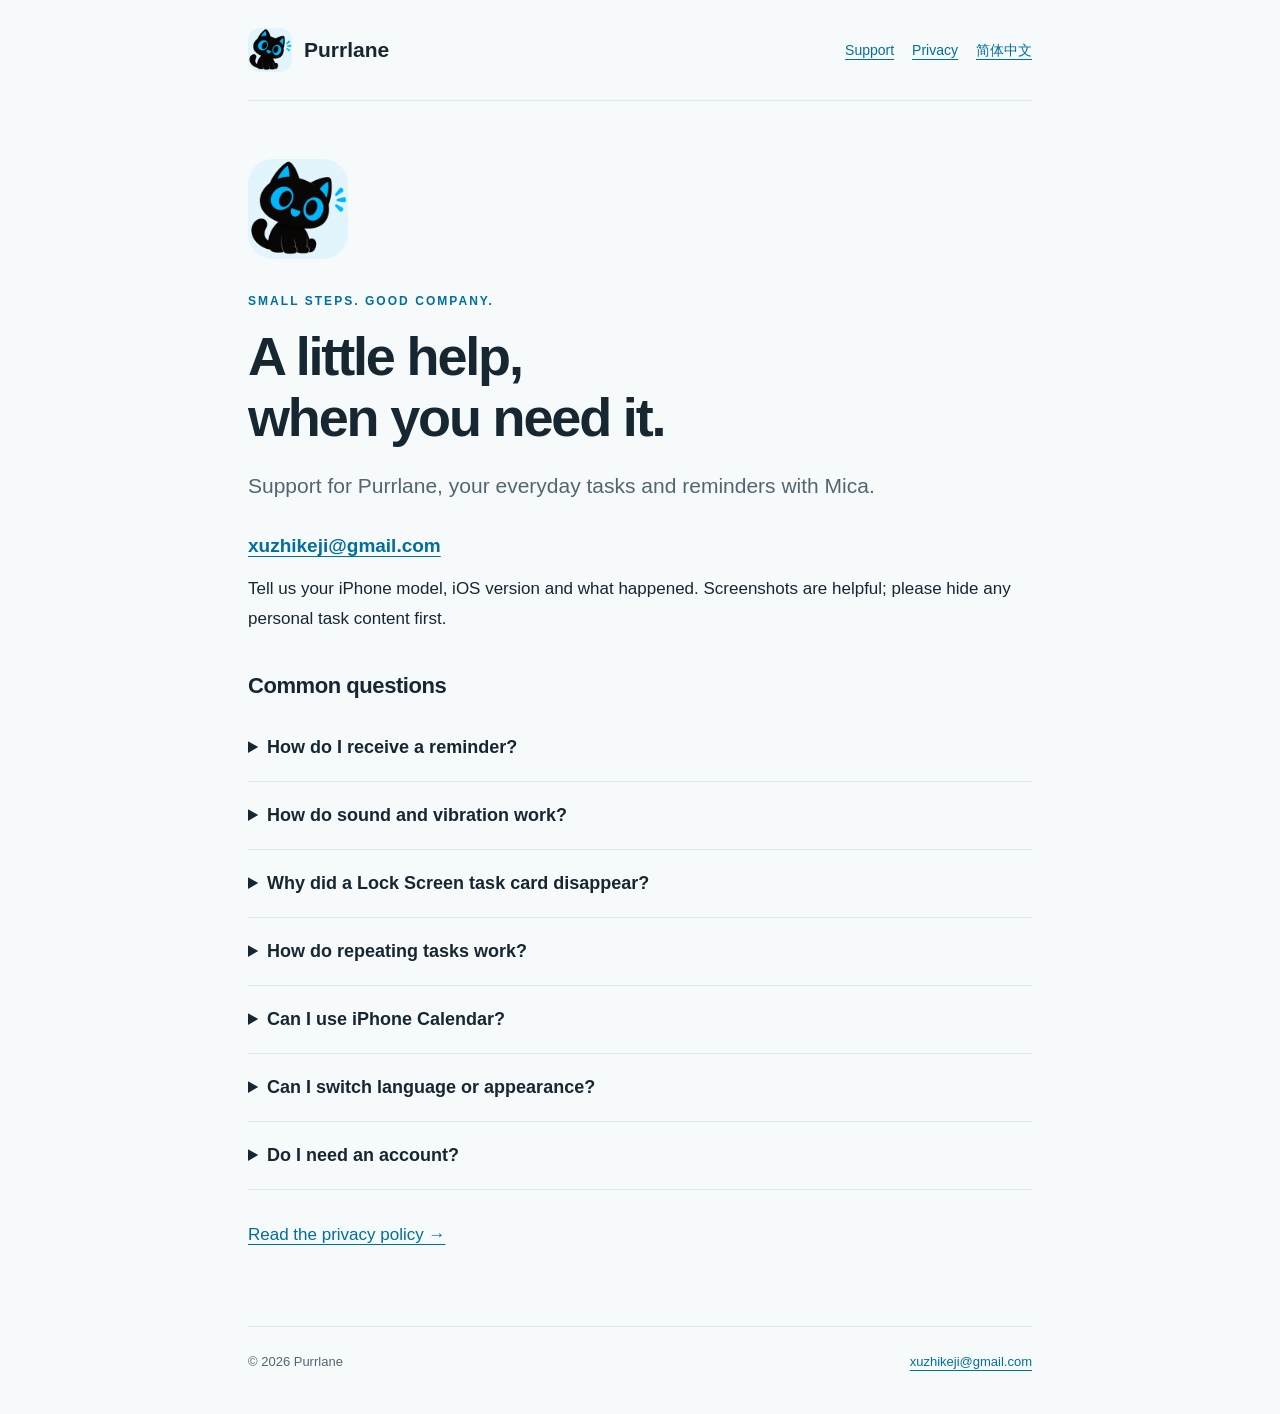
<file: index.html>
<!doctype html><html lang="en"><head><meta charset="utf-8"><meta name="viewport" content="width=device-width,initial-scale=1"><meta name="description" content="Purrlane support, contact information and frequently asked questions."><meta name="theme-color" content="#f7fafb"><title>Support · Purrlane</title><link rel="icon" href="assets/mica.png"><link rel="stylesheet" href="styles.css"></head><body><a class="skip" href="#main">Skip to content</a><div class="wrap"><header><a class="brand" href="index.html"><img src="assets/mica.png" alt="" width="44" height="44">Purrlane</a><nav aria-label="Main navigation"><a href="index.html">Support</a><a href="privacy.html">Privacy</a><a href="zh/index.html" lang="zh-Hans">简体中文</a></nav></header><main id="main"><img class="hero-cat" src="assets/mica.png" alt="Mica, a black cat with blue eyes"><div class="eyebrow">Small steps. Good company.</div><h1>A little help,<br>when you need it.</h1><p class="lead">Support for Purrlane, your everyday tasks and reminders with Mica.</p><a class="contact" href="mailto:xuzhikeji@gmail.com">xuzhikeji@gmail.com</a><p>Tell us your iPhone model, iOS version and what happened. Screenshots are helpful; please hide any personal task content first.</p><h2>Common questions</h2><details><summary>How do I receive a reminder?</summary><p>Set a future time in “Remind me” and allow Purrlane notifications in iPhone Settings. Adding a task to Today alone does not schedule an alert. If you use Work or Personal Focus, allow Purrlane in that Focus mode.</p></details><details><summary>How do sound and vibration work?</summary><p>Custom tones, including Mica’s meow, play ten times per alert. Preview plays one sample; the system tone follows iPhone settings. Enable notification sounds and choose the haptics behavior you want under iPhone Settings → Sounds &amp; Haptics. Silent mode, Focus and other system settings can affect alerts. Purrlane cannot force repeated vibration.</p></details><details><summary>Why did a Lock Screen task card disappear?</summary><p>Each unfinished task for today can have its own Live Activity. iOS limits activity duration and the number shown; these are not permanent widgets. Open Purrlane again to refresh eligible tasks. Timed notifications are scheduled separately.</p></details><details><summary>How do repeating tasks work?</summary><p>Choose daily, weekdays or weekends. Weekdays means Monday through Friday and does not exclude local public holidays. Completing today’s occurrence does not stop future reminders; you do not have to mark every occurrence complete for the plan to continue.</p></details><details><summary>Can I use iPhone Calendar?</summary><p>Turn on “Show in iPhone Calendar” for a repeating task and allow Calendar access. Calendar events follow the account’s own sync settings. If permission is denied, your local plan remains available.</p></details><details><summary>Can I switch language or appearance?</summary><p>Open Purrlane Settings to choose English or Simplified Chinese, and Light, Dark or Follow system. Your own task titles are never automatically translated.</p></details><details><summary>Do I need an account?</summary><p>No. Task data is stored on your device. For details about Calendar, backups, notifications and support email, read our privacy policy.</p></details><p style="margin-top:30px"><a href="privacy.html">Read the privacy policy →</a></p></main><footer><span>© 2026 Purrlane</span><a href="mailto:xuzhikeji@gmail.com">xuzhikeji@gmail.com</a></footer></div></body></html>
</file>
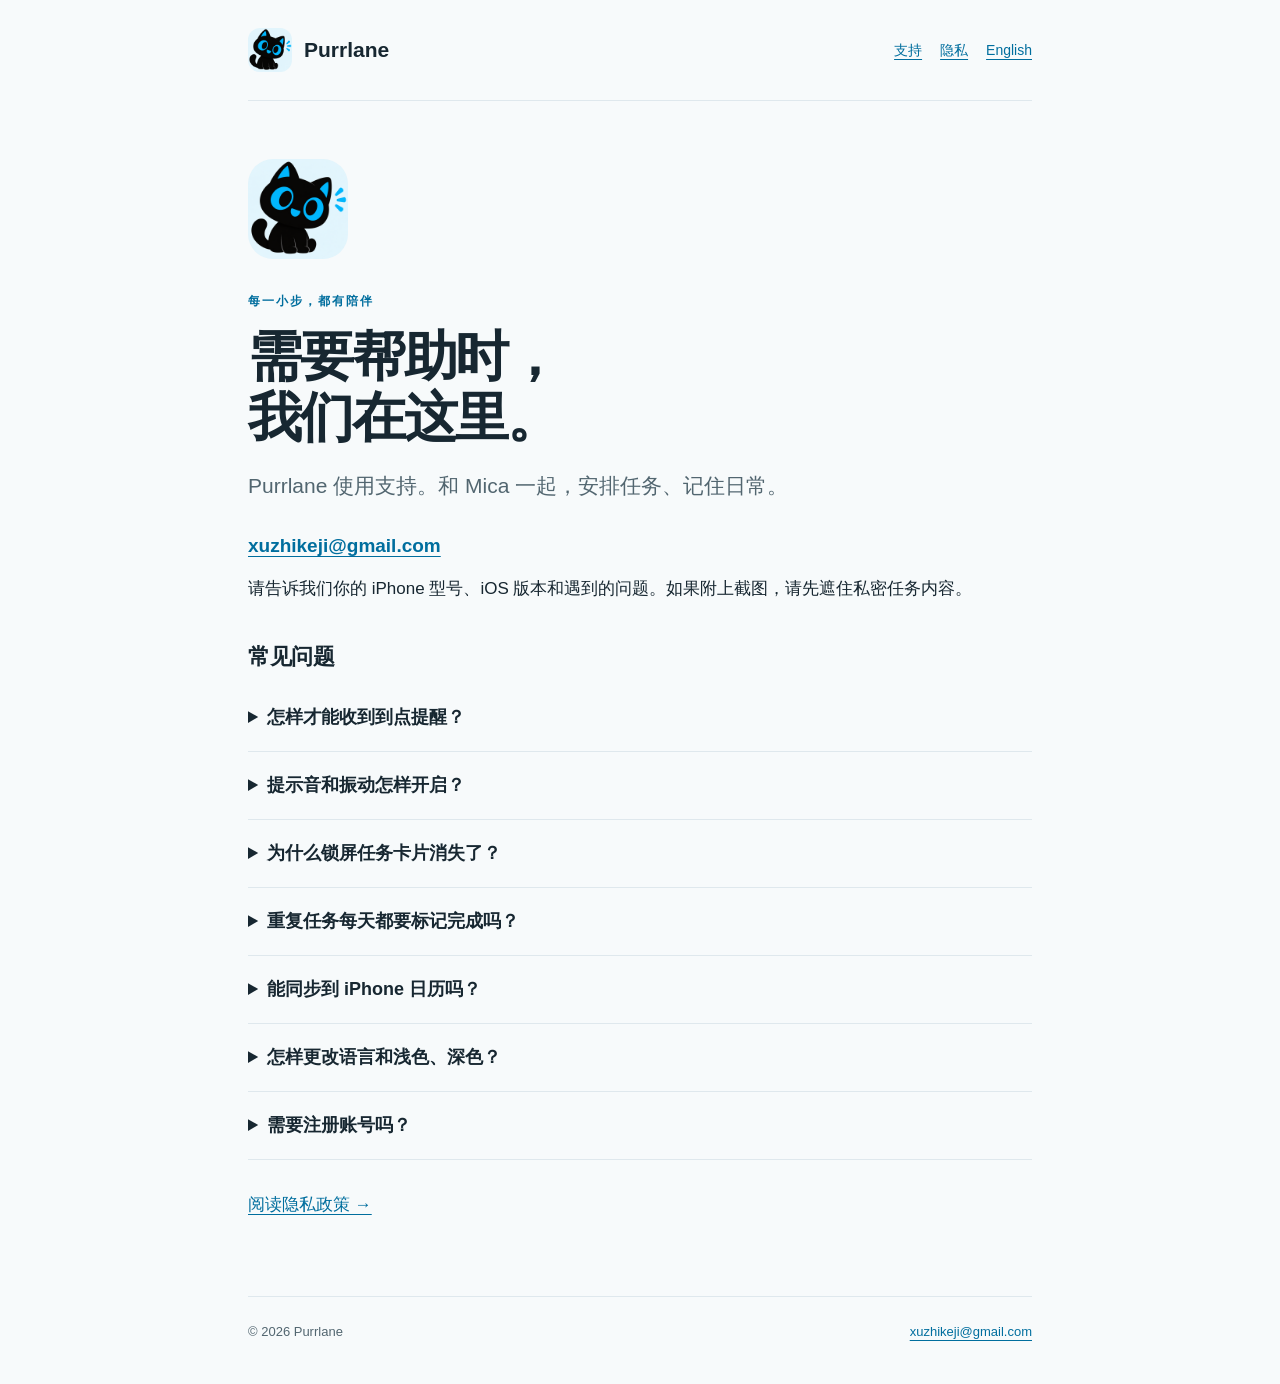
<file: zh/index.html>
<!doctype html><html lang="zh-Hans"><head><meta charset="utf-8"><meta name="viewport" content="width=device-width,initial-scale=1"><meta name="description" content="Purrlane 使用支持、联系邮箱与常见问题。"><meta name="theme-color" content="#f7fafb"><title>使用支持 · Purrlane</title><link rel="icon" href="../assets/mica.png"><link rel="stylesheet" href="../styles.css"></head><body><a class="skip" href="#main">跳到正文</a><div class="wrap"><header><a class="brand" href="index.html"><img src="../assets/mica.png" alt="" width="44" height="44">Purrlane</a><nav aria-label="主导航"><a href="index.html">支持</a><a href="privacy.html">隐私</a><a href="../index.html" lang="en">English</a></nav></header><main id="main"><img class="hero-cat" src="../assets/mica.png" alt="蓝眼黑猫 Mica"><div class="eyebrow">每一小步，都有陪伴</div><h1>需要帮助时，<br>我们在这里。</h1><p class="lead">Purrlane 使用支持。和 Mica 一起，安排任务、记住日常。</p><a class="contact" href="mailto:xuzhikeji@gmail.com">xuzhikeji@gmail.com</a><p>请告诉我们你的 iPhone 型号、iOS 版本和遇到的问题。如果附上截图，请先遮住私密任务内容。</p><h2>常见问题</h2><details><summary>怎样才能收到到点提醒？</summary><p>在「提醒我」中设定未来时间，并在 iPhone 设置中允许 Purrlane 通知。仅把任务安排为「今天」不会自动发出提醒。如果使用工作或个人专注模式，请在对应模式中允许 Purrlane。</p></details><details><summary>提示音和振动怎样开启？</summary><p>Mica 猫叫等自选提示音每次提醒播放十遍；试听播放一遍，系统提示音遵循 iPhone 设置。请开启通知声音，并在 iPhone「设置 → 声音与触感」中选择需要的触感行为。静音、专注模式等系统设置可能影响提醒；App 不能强制循环振动。</p></details><details><summary>为什么锁屏任务卡片消失了？</summary><p>今天未完成的任务可以各自拥有一条实时活动。iOS 对活动时长和同时显示的数量有自己的限制，因此它不是永久锁屏小组件。重新打开 Purrlane 可以刷新符合条件的任务；到点通知与卡片分别安排。</p></details><details><summary>重复任务每天都要标记完成吗？</summary><p>不需要。计划会继续按照每天、工作日或周末的规则提醒；完成今天这一次不会停止后续重复。「工作日」表示周一至周五，不自动排除各地法定节假日。</p></details><details><summary>能同步到 iPhone 日历吗？</summary><p>为重复任务开启「显示在 iPhone 日历」，并允许日历访问。事件按你现有日历账号的设置同步；即使拒绝权限，本地计划仍然保留。</p></details><details><summary>怎样更改语言和浅色、深色？</summary><p>在 Purrlane 设置中选择 English、简体中文或跟随系统语言；外观可选浅色、深色或跟随系统。你自己输入的任务标题不会被自动翻译。</p></details><details><summary>需要注册账号吗？</summary><p>不需要。任务数据保存在你的设备上。关于日历、备份、通知与支持邮件的信息，请阅读隐私政策。</p></details><p style="margin-top:30px"><a href="privacy.html">阅读隐私政策 →</a></p></main><footer><span>© 2026 Purrlane</span><a href="mailto:xuzhikeji@gmail.com">xuzhikeji@gmail.com</a></footer></div></body></html>
</file>
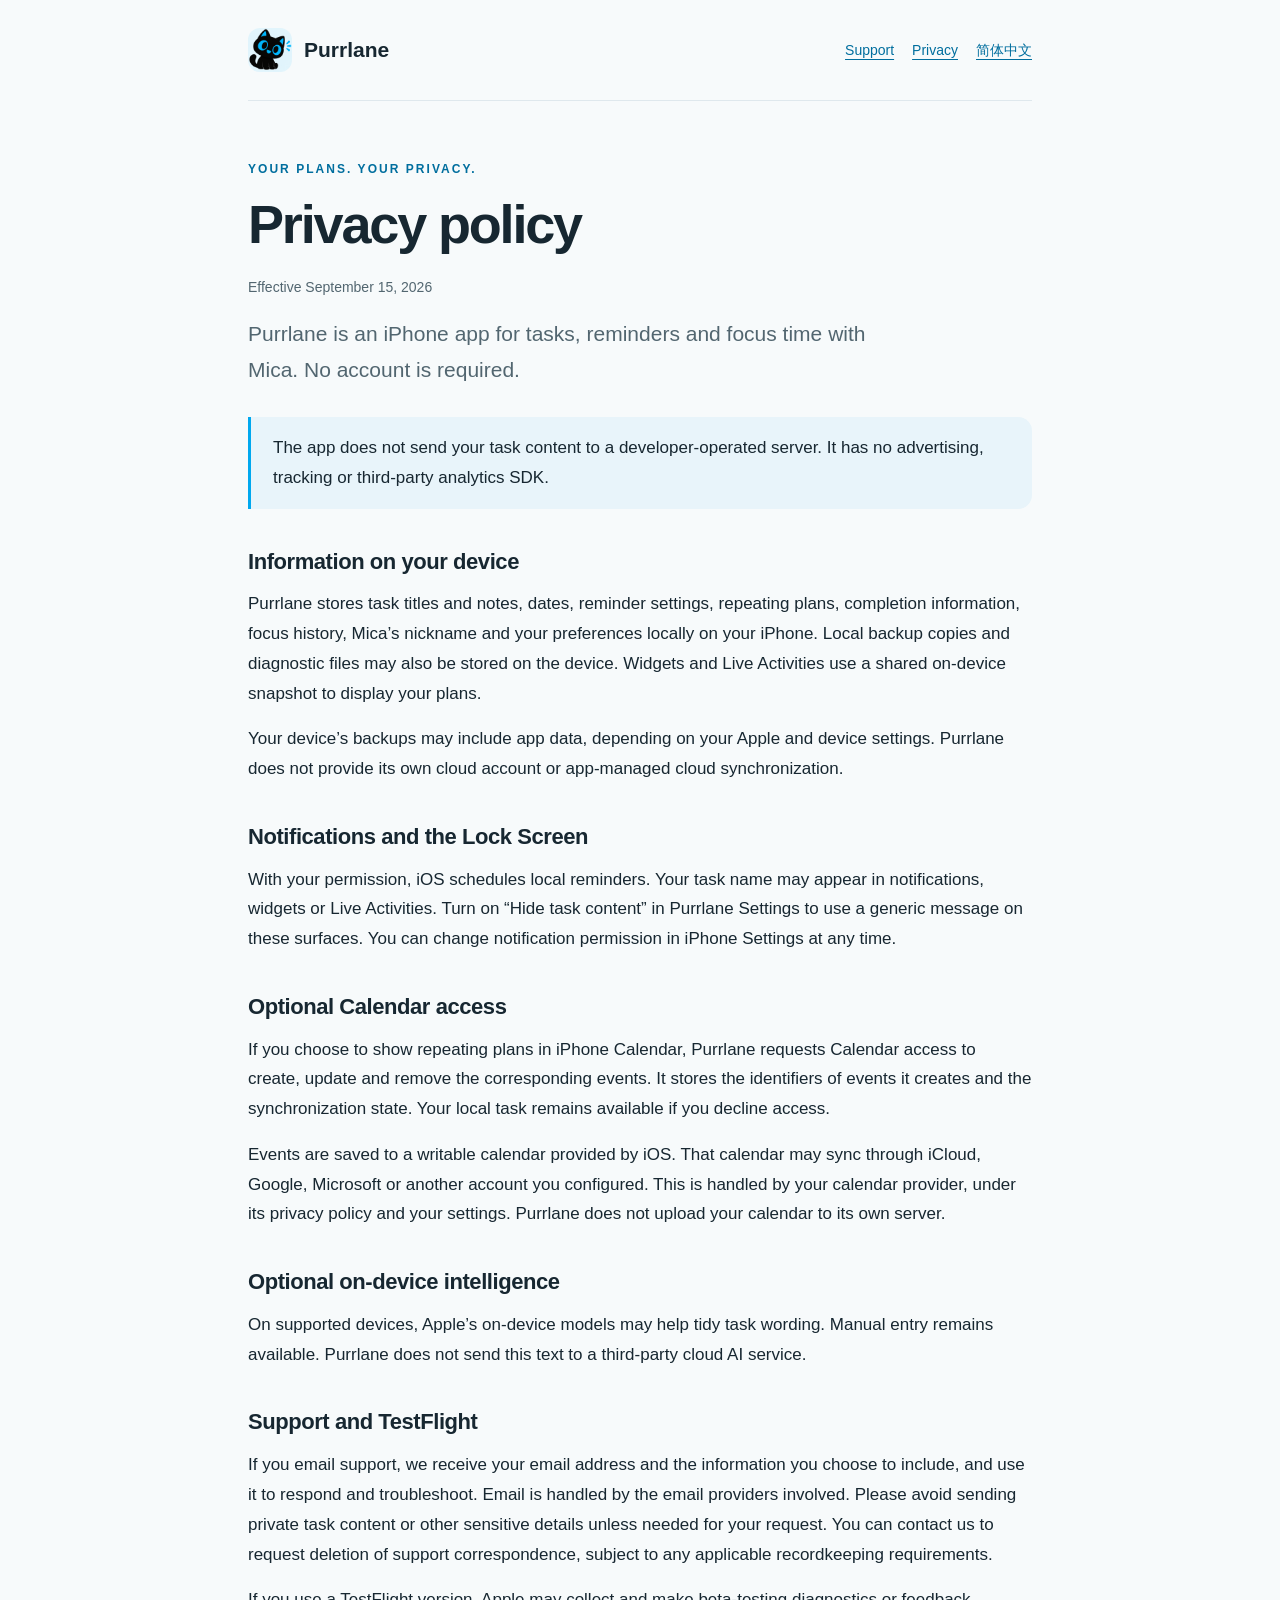
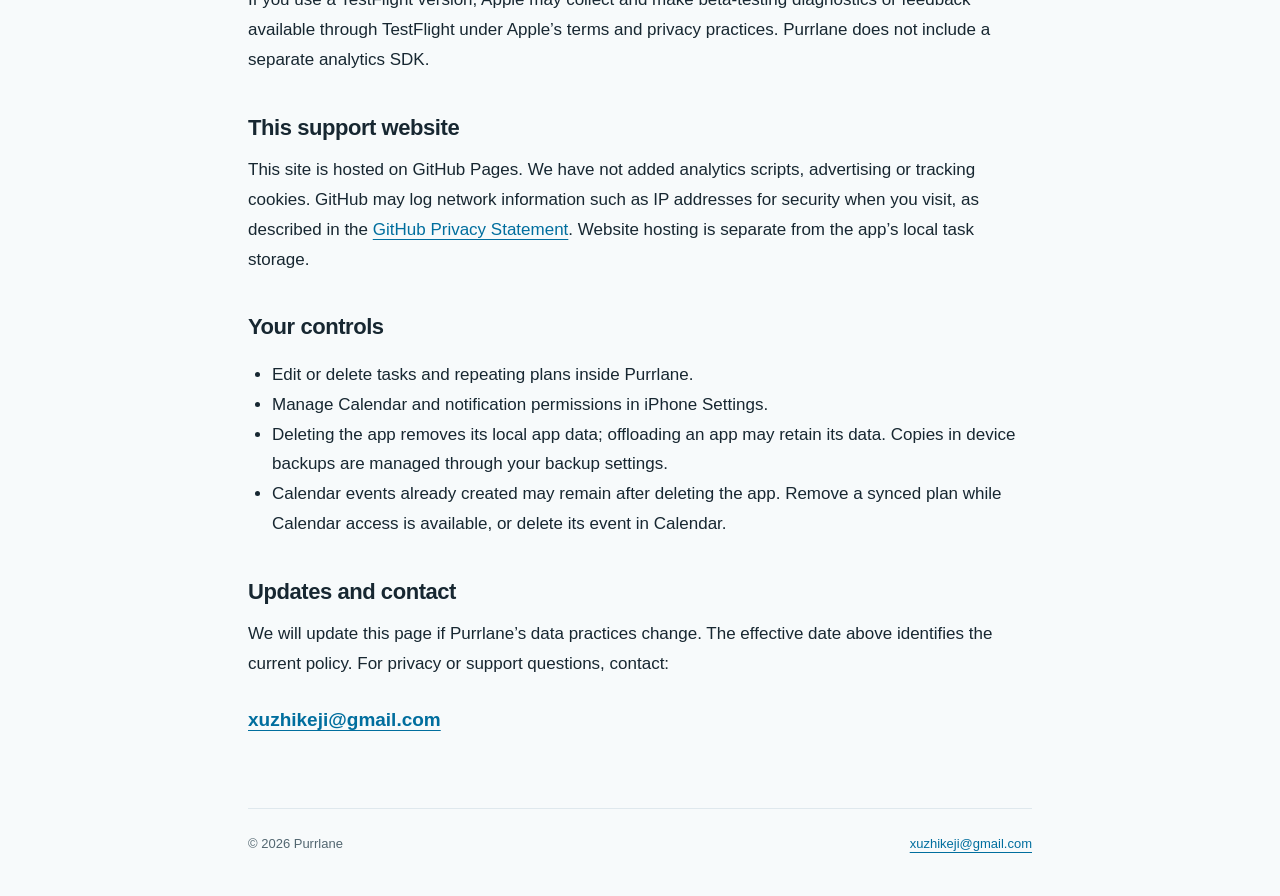
<file: privacy.html>
<!doctype html><html lang="en"><head><meta charset="utf-8"><meta name="viewport" content="width=device-width,initial-scale=1"><meta name="description" content="How Purrlane handles local tasks, Calendar access, notifications and support information."><meta name="theme-color" content="#f7fafb"><title>Privacy policy · Purrlane</title><link rel="icon" href="assets/mica.png"><link rel="stylesheet" href="styles.css"></head><body><a class="skip" href="#main">Skip to content</a><div class="wrap"><header><a class="brand" href="index.html"><img src="assets/mica.png" alt="" width="44" height="44">Purrlane</a><nav aria-label="Main navigation"><a href="index.html">Support</a><a href="privacy.html">Privacy</a><a href="zh/privacy.html" lang="zh-Hans">简体中文</a></nav></header><main id="main"><div class="eyebrow">Your plans. Your privacy.</div><h1>Privacy policy</h1><p class="date">Effective September 15, 2026</p><p class="lead">Purrlane is an iPhone app for tasks, reminders and focus time with Mica. No account is required.</p><div class="note">The app does not send your task content to a developer-operated server. It has no advertising, tracking or third-party analytics SDK.</div>
<h2>Information on your device</h2><p>Purrlane stores task titles and notes, dates, reminder settings, repeating plans, completion information, focus history, Mica’s nickname and your preferences locally on your iPhone. Local backup copies and diagnostic files may also be stored on the device. Widgets and Live Activities use a shared on-device snapshot to display your plans.</p><p>Your device’s backups may include app data, depending on your Apple and device settings. Purrlane does not provide its own cloud account or app-managed cloud synchronization.</p>
<h2>Notifications and the Lock Screen</h2><p>With your permission, iOS schedules local reminders. Your task name may appear in notifications, widgets or Live Activities. Turn on “Hide task content” in Purrlane Settings to use a generic message on these surfaces. You can change notification permission in iPhone Settings at any time.</p>
<h2>Optional Calendar access</h2><p>If you choose to show repeating plans in iPhone Calendar, Purrlane requests Calendar access to create, update and remove the corresponding events. It stores the identifiers of events it creates and the synchronization state. Your local task remains available if you decline access.</p><p>Events are saved to a writable calendar provided by iOS. That calendar may sync through iCloud, Google, Microsoft or another account you configured. This is handled by your calendar provider, under its privacy policy and your settings. Purrlane does not upload your calendar to its own server.</p>
<h2>Optional on-device intelligence</h2><p>On supported devices, Apple’s on-device models may help tidy task wording. Manual entry remains available. Purrlane does not send this text to a third-party cloud AI service.</p>
<h2>Support and TestFlight</h2><p>If you email support, we receive your email address and the information you choose to include, and use it to respond and troubleshoot. Email is handled by the email providers involved. Please avoid sending private task content or other sensitive details unless needed for your request. You can contact us to request deletion of support correspondence, subject to any applicable recordkeeping requirements.</p><p>If you use a TestFlight version, Apple may collect and make beta-testing diagnostics or feedback available through TestFlight under Apple’s terms and privacy practices. Purrlane does not include a separate analytics SDK.</p>
<h2>This support website</h2><p>This site is hosted on GitHub Pages. We have not added analytics scripts, advertising or tracking cookies. GitHub may log network information such as IP addresses for security when you visit, as described in the <a href="https://docs.github.com/en/site-policy/privacy-policies/github-general-privacy-statement">GitHub Privacy Statement</a>. Website hosting is separate from the app’s local task storage.</p>
<h2>Your controls</h2><ul><li>Edit or delete tasks and repeating plans inside Purrlane.</li><li>Manage Calendar and notification permissions in iPhone Settings.</li><li>Deleting the app removes its local app data; offloading an app may retain its data. Copies in device backups are managed through your backup settings.</li><li>Calendar events already created may remain after deleting the app. Remove a synced plan while Calendar access is available, or delete its event in Calendar.</li></ul>
<h2>Updates and contact</h2><p>We will update this page if Purrlane’s data practices change. The effective date above identifies the current policy. For privacy or support questions, contact:</p><a class="contact" href="mailto:xuzhikeji@gmail.com">xuzhikeji@gmail.com</a></main><footer><span>© 2026 Purrlane</span><a href="mailto:xuzhikeji@gmail.com">xuzhikeji@gmail.com</a></footer></div></body></html>
</file>
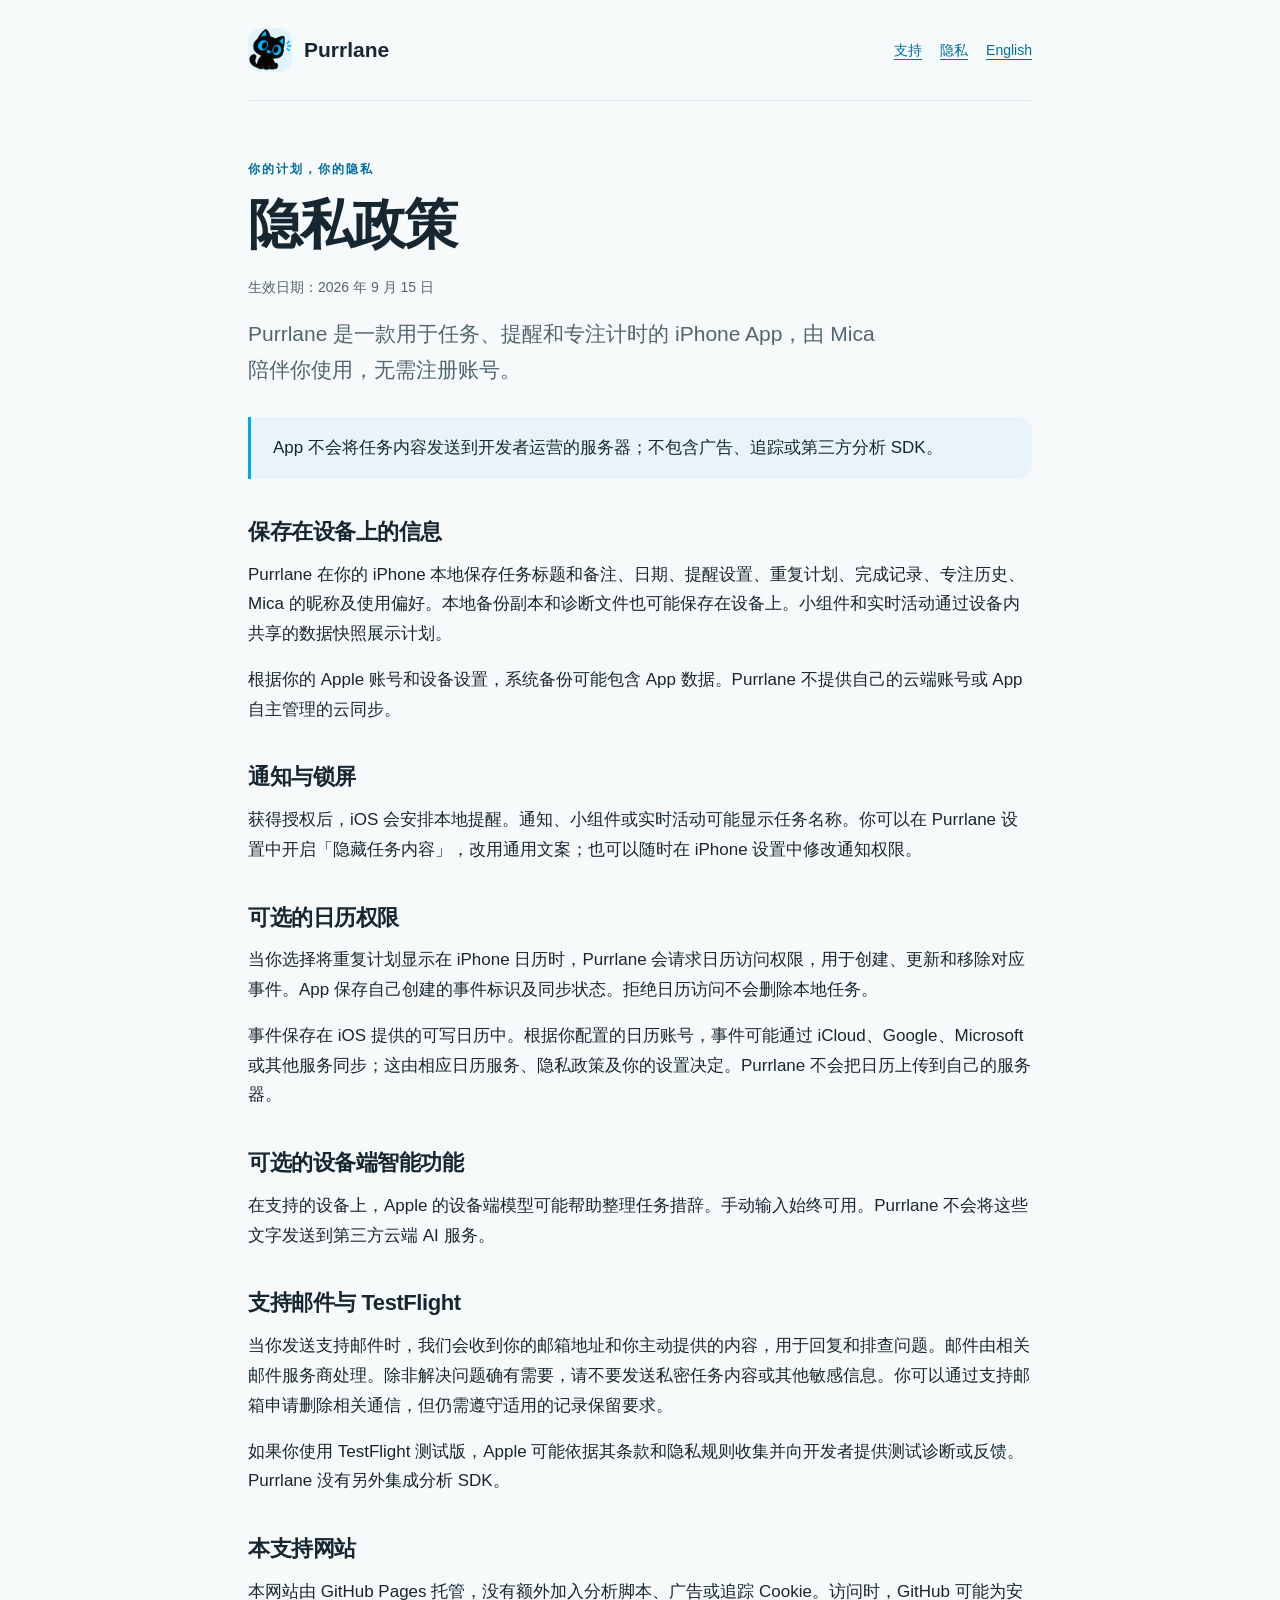
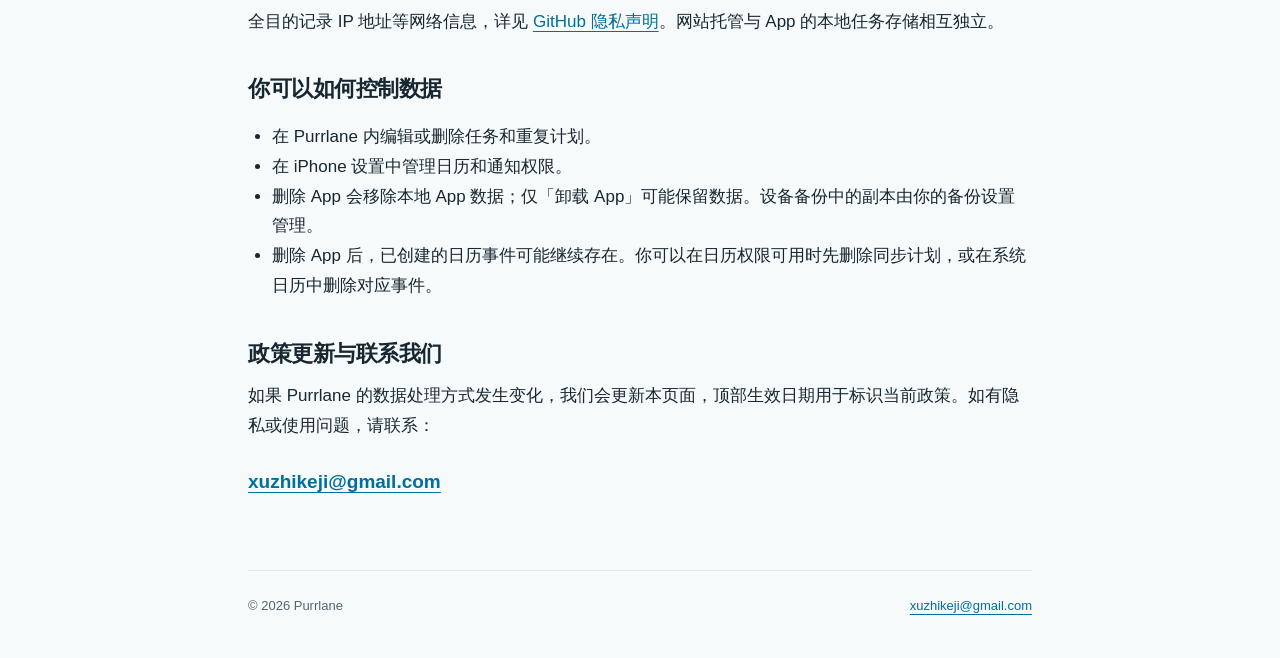
<file: zh/privacy.html>
<!doctype html><html lang="zh-Hans"><head><meta charset="utf-8"><meta name="viewport" content="width=device-width,initial-scale=1"><meta name="description" content="Purrlane 如何处理本地任务、日历权限、通知及支持信息。"><meta name="theme-color" content="#f7fafb"><title>隐私政策 · Purrlane</title><link rel="icon" href="../assets/mica.png"><link rel="stylesheet" href="../styles.css"></head><body><a class="skip" href="#main">跳到正文</a><div class="wrap"><header><a class="brand" href="index.html"><img src="../assets/mica.png" alt="" width="44" height="44">Purrlane</a><nav aria-label="主导航"><a href="index.html">支持</a><a href="privacy.html">隐私</a><a href="../privacy.html" lang="en">English</a></nav></header><main id="main"><div class="eyebrow">你的计划，你的隐私</div><h1>隐私政策</h1><p class="date">生效日期：2026 年 9 月 15 日</p><p class="lead">Purrlane 是一款用于任务、提醒和专注计时的 iPhone App，由 Mica 陪伴你使用，无需注册账号。</p><div class="note">App 不会将任务内容发送到开发者运营的服务器；不包含广告、追踪或第三方分析 SDK。</div>
<h2>保存在设备上的信息</h2><p>Purrlane 在你的 iPhone 本地保存任务标题和备注、日期、提醒设置、重复计划、完成记录、专注历史、Mica 的昵称及使用偏好。本地备份副本和诊断文件也可能保存在设备上。小组件和实时活动通过设备内共享的数据快照展示计划。</p><p>根据你的 Apple 账号和设备设置，系统备份可能包含 App 数据。Purrlane 不提供自己的云端账号或 App 自主管理的云同步。</p>
<h2>通知与锁屏</h2><p>获得授权后，iOS 会安排本地提醒。通知、小组件或实时活动可能显示任务名称。你可以在 Purrlane 设置中开启「隐藏任务内容」，改用通用文案；也可以随时在 iPhone 设置中修改通知权限。</p>
<h2>可选的日历权限</h2><p>当你选择将重复计划显示在 iPhone 日历时，Purrlane 会请求日历访问权限，用于创建、更新和移除对应事件。App 保存自己创建的事件标识及同步状态。拒绝日历访问不会删除本地任务。</p><p>事件保存在 iOS 提供的可写日历中。根据你配置的日历账号，事件可能通过 iCloud、Google、Microsoft 或其他服务同步；这由相应日历服务、隐私政策及你的设置决定。Purrlane 不会把日历上传到自己的服务器。</p>
<h2>可选的设备端智能功能</h2><p>在支持的设备上，Apple 的设备端模型可能帮助整理任务措辞。手动输入始终可用。Purrlane 不会将这些文字发送到第三方云端 AI 服务。</p>
<h2>支持邮件与 TestFlight</h2><p>当你发送支持邮件时，我们会收到你的邮箱地址和你主动提供的内容，用于回复和排查问题。邮件由相关邮件服务商处理。除非解决问题确有需要，请不要发送私密任务内容或其他敏感信息。你可以通过支持邮箱申请删除相关通信，但仍需遵守适用的记录保留要求。</p><p>如果你使用 TestFlight 测试版，Apple 可能依据其条款和隐私规则收集并向开发者提供测试诊断或反馈。Purrlane 没有另外集成分析 SDK。</p>
<h2>本支持网站</h2><p>本网站由 GitHub Pages 托管，没有额外加入分析脚本、广告或追踪 Cookie。访问时，GitHub 可能为安全目的记录 IP 地址等网络信息，详见 <a href="https://docs.github.com/en/site-policy/privacy-policies/github-general-privacy-statement">GitHub 隐私声明</a>。网站托管与 App 的本地任务存储相互独立。</p>
<h2>你可以如何控制数据</h2><ul><li>在 Purrlane 内编辑或删除任务和重复计划。</li><li>在 iPhone 设置中管理日历和通知权限。</li><li>删除 App 会移除本地 App 数据；仅「卸载 App」可能保留数据。设备备份中的副本由你的备份设置管理。</li><li>删除 App 后，已创建的日历事件可能继续存在。你可以在日历权限可用时先删除同步计划，或在系统日历中删除对应事件。</li></ul>
<h2>政策更新与联系我们</h2><p>如果 Purrlane 的数据处理方式发生变化，我们会更新本页面，顶部生效日期用于标识当前政策。如有隐私或使用问题，请联系：</p><a class="contact" href="mailto:xuzhikeji@gmail.com">xuzhikeji@gmail.com</a></main><footer><span>© 2026 Purrlane</span><a href="mailto:xuzhikeji@gmail.com">xuzhikeji@gmail.com</a></footer></div></body></html>
</file>
<file: styles.css>
*{box-sizing:border-box}html{color-scheme:light dark}body{margin:0;background:#f7fafb;color:#172731;font:17px/1.75 -apple-system,BlinkMacSystemFont,"Segoe UI",sans-serif}a{color:#006e9e;text-underline-offset:4px}a:hover{text-decoration-thickness:2px}.wrap{max-width:840px;margin:auto;padding:0 28px}header{display:flex;align-items:center;justify-content:space-between;gap:18px;padding:28px 0;border-bottom:1px solid #dfe8ed}.brand{display:flex;align-items:center;gap:12px;color:inherit;text-decoration:none;font-size:21px;font-weight:700}.brand img{width:44px;height:44px;border-radius:12px}nav{display:flex;gap:18px;font-size:14px}main{padding:58px 0 60px}.eyebrow{font-size:12px;text-transform:uppercase;letter-spacing:.17em;color:#006e9e;font-weight:650}h1{font-size:clamp(34px,7vw,54px);line-height:1.13;letter-spacing:-.04em;margin:14px 0 20px}h2{font-size:22px;line-height:1.4;margin:38px 0 12px;letter-spacing:-.02em}p{margin:0 0 16px}ul{padding-left:24px}.lead{font-size:21px;color:#526670;max-width:650px}.date{font-size:14px;color:#526670}.note{border-left:3px solid #00a8ef;padding:16px 22px;background:#e8f4fa;border-radius:0 14px 14px 0;margin:28px 0}.contact{display:inline-block;font-size:19px;font-weight:600;margin:8px 0 12px;overflow-wrap:anywhere}footer{padding:24px 0 40px;border-top:1px solid #dfe8ed;display:flex;justify-content:space-between;gap:14px;flex-wrap:wrap;font-size:13px;color:#526670}.hero-cat{width:100px;height:100px;border-radius:25px;margin-bottom:22px}details{border-bottom:1px solid #dfe8ed;padding:20px 0}summary{cursor:pointer;font-size:18px;font-weight:600;line-height:1.5}details p{margin:16px 0 0;color:#526670}.skip{position:absolute;left:-10000px}.skip:focus{left:20px;top:10px;padding:8px;background:white}@media(prefers-color-scheme:dark){body{background:#10191f;color:#e6f0f6}a,.eyebrow{color:#63ccff}.lead,.date,footer,details p{color:#aec2ce}header,footer,details{border-color:#293943}.note{background:#182d38}.skip:focus{background:#172731}}@media(max-width:500px){.wrap{padding:0 22px}header{padding:20px 0}nav{gap:12px;font-size:13px}.brand{font-size:19px}.brand img{width:36px;height:36px}main{padding:38px 0 44px}.lead{font-size:19px}}
</file>
